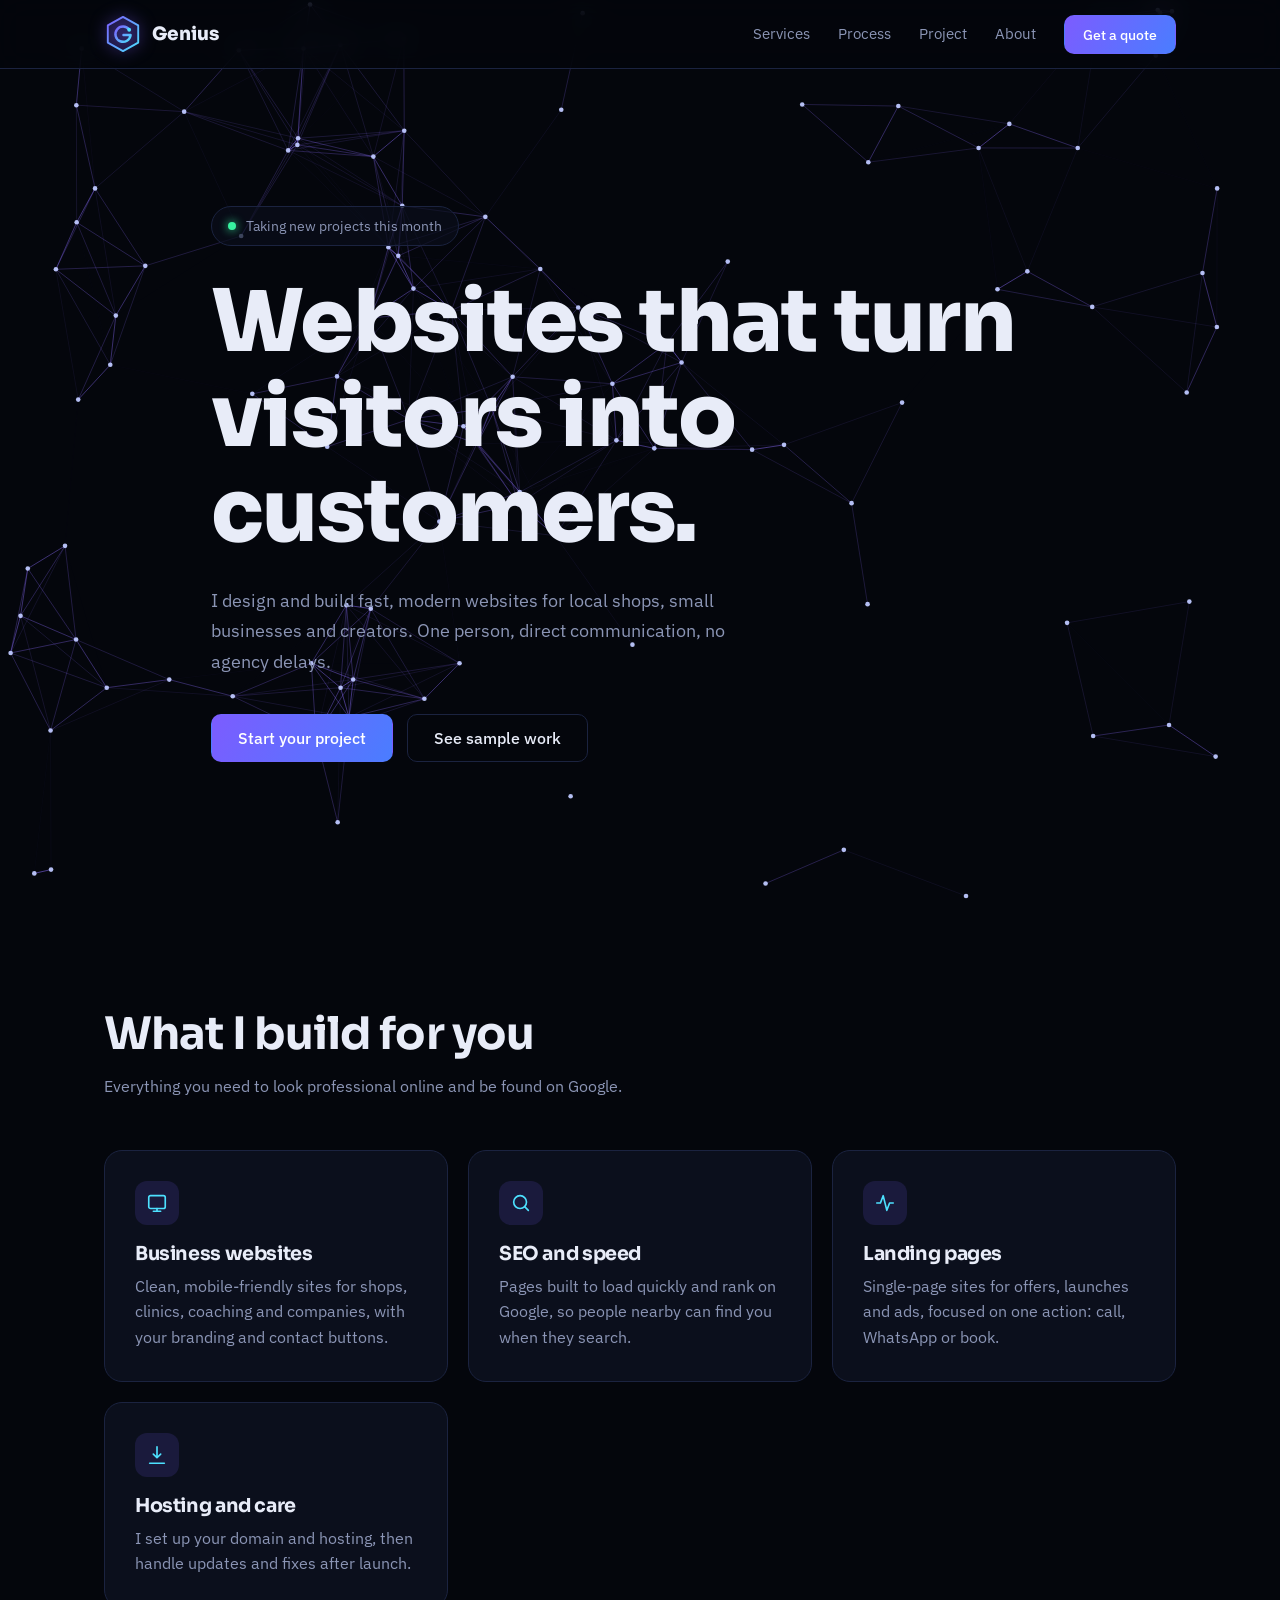
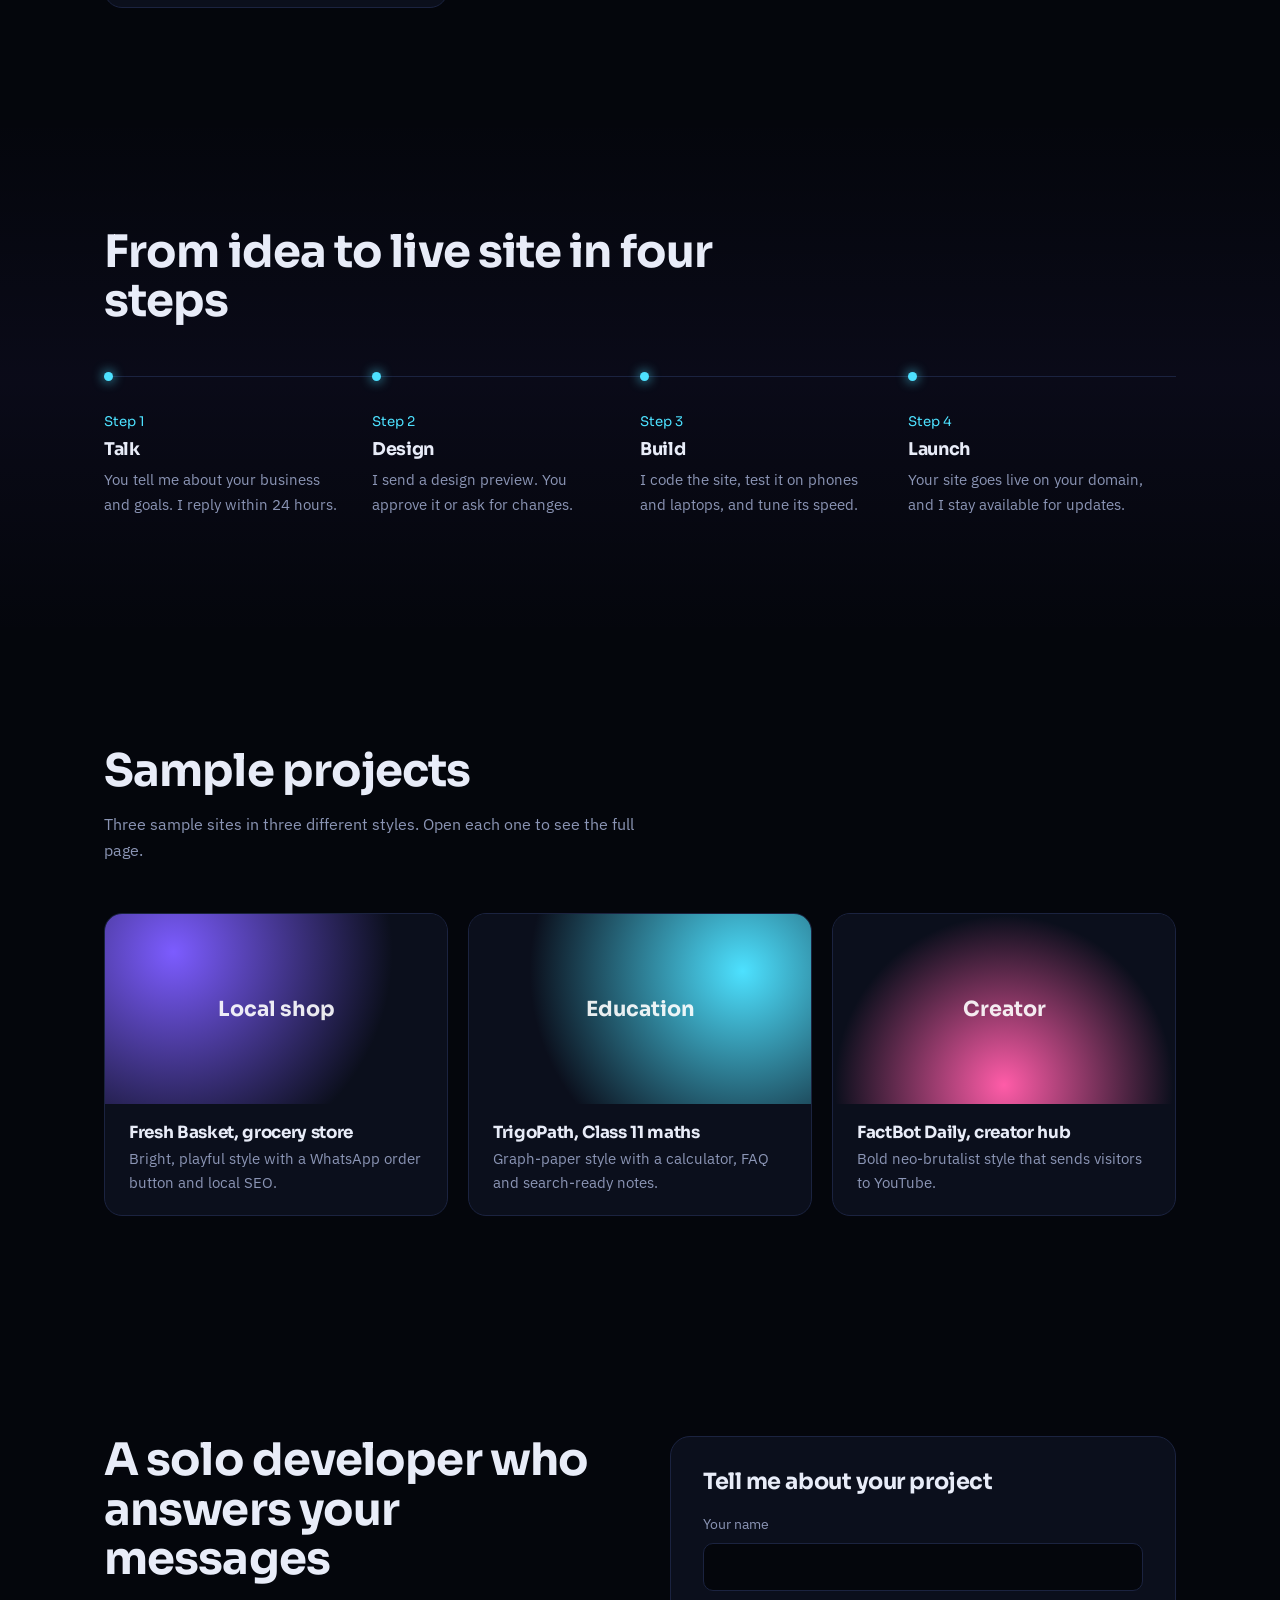
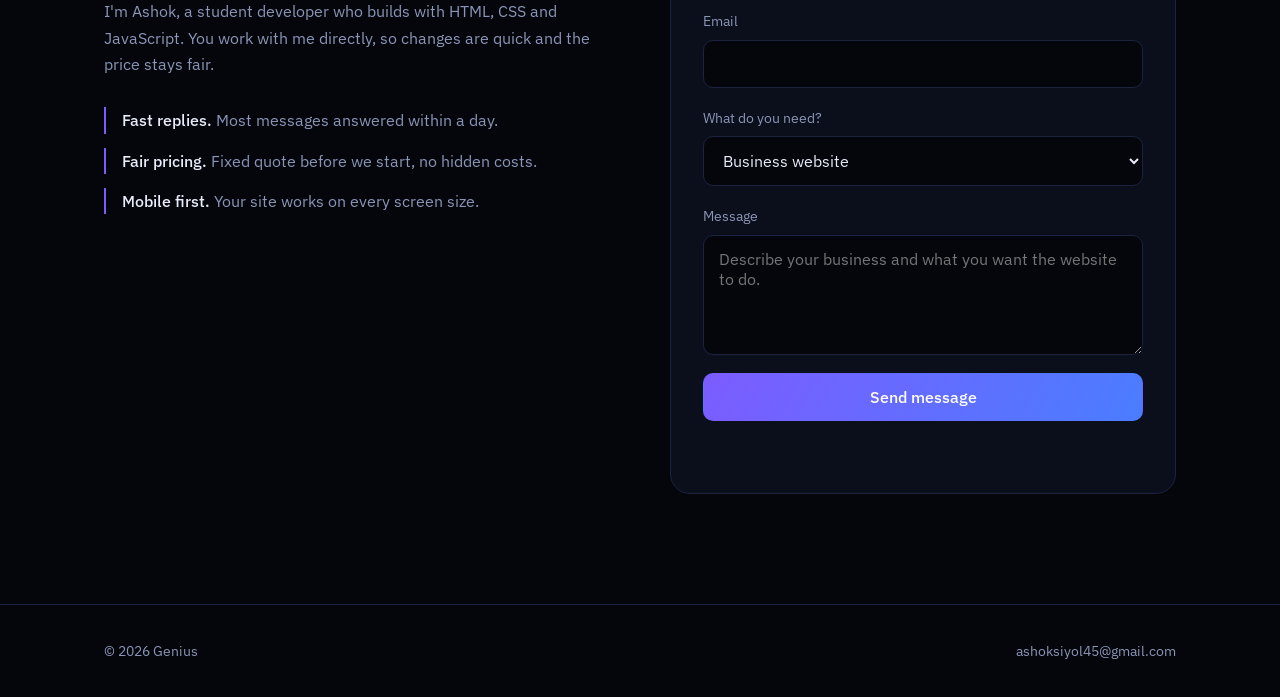
<file: index.html>
<!DOCTYPE html>
<html lang="en">
<head>
<meta charset="UTF-8">
<meta name="viewport" content="width=device-width, initial-scale=1">
<title>Genius | Websites that bring you customers</title>
  <meta name="google-site-verification" content="Qfc_wtUSI9k3rtPnsxBTKCikqKFHuj-XXRjFbIJPsKU" />
<meta name="description" content="Genius builds fast, modern websites for local shops, businesses and creators. Get a free quote.">
<link rel="canonical" href="https://ashoksiyol.github.io/">
<meta property="og:type" content="website">
<meta property="og:title" content="Genius | Websites that bring you customers">
<meta property="og:description" content="Fast, modern websites for local shops, businesses and creators.">
<meta name="twitter:card" content="summary">
<script type="application/ld+json">{"@context":"https://schema.org","@type":"ProfessionalService","name":"Genius","description":"Web design and development for local shops, businesses and creators.","email":"ashoksiyol45@gmail.com","url":"https://ashoksiyol.github.io/","logo":"https://ashoksiyol.github.io/logo.svg","areaServed":"IN","serviceType":["Web design","Web development","SEO"],"sameAs":["https://github.com/ashoksiyol"]}</script>
<link rel="icon" href="logo.svg" type="image/svg+xml">
<link rel="preconnect" href="https://fonts.googleapis.com">
<link rel="preconnect" href="https://fonts.gstatic.com" crossorigin>
<link href="https://fonts.googleapis.com/css2?family=IBM+Plex+Sans:wght@400;500&family=Sora:wght@500;700;800&display=swap" rel="stylesheet">
<link rel="stylesheet" href="style.css">
<link rel="shortcut icon" href="" type="logo.svg">
</head>
<body>

<nav>
  <div class="wrap">
    <a class="logo" href="#top" aria-label="Genius home">
      <svg viewBox="0 0 40 40" width="38" height="38" aria-hidden="true">
        <defs><linearGradient id="lg" x1="0" y1="0" x2="1" y2="1"><stop offset="0" stop-color="#7c5cff"/><stop offset="1" stop-color="#4de1ff"/></linearGradient></defs>
        <polygon points="20,2 36,11 36,29 20,38 4,29 4,11" fill="rgba(124,92,255,.12)" stroke="url(#lg)" stroke-width="2" stroke-linejoin="round"/>
        <path d="M26.5 15.5A8 8 0 1 0 28 21H20.5" fill="none" stroke="url(#lg)" stroke-width="2.6" stroke-linecap="round" stroke-linejoin="round"/>
        <circle cx="26.5" cy="15.5" r="2" fill="#4de1ff"/>
      </svg>
      Genius</a>
    <div class="links">
      <a href="#services">Services</a>
      <a href="#process">Process</a>
      <a href="#work">Project</a>
      <a href="#about">About</a>
      <a class="btn main nav-cta" href="#contact">Get a quote</a>
    </div>
  </div>
</nav>

<header class="hero" id="top">
  <canvas id="net" aria-hidden="true"></canvas>
  <div class="wrap">
    <div class="status"><b></b>Taking new projects this month</div>
    <h1>Websites that turn visitors into customers.</h1>
    <p>I design and build fast, modern websites for local shops, small businesses and creators. One person, direct communication, no agency delays.</p>
    <div class="row">
      <a class="btn main" href="#contact">Start your project</a>
      <a class="btn ghost" href="#work">See sample work</a>
    </div>
  </div>
</header>

<section id="services">
  <div class="wrap">
    <h2>What I build for you</h2>
    <p class="lead">Everything you need to look professional online and be found on Google.</p>
    <div class="grid">
      <div class="card">
        <div class="ico"><svg viewBox="0 0 24 24"><rect x="3" y="4" width="18" height="14" rx="2"/><path d="M8 21h8M12 18v3"/></svg></div>
        <h3>Business websites</h3>
        <p>Clean, mobile-friendly sites for shops, clinics, coaching and companies, with your branding and contact buttons.</p>
      </div>
      <div class="card">
        <div class="ico"><svg viewBox="0 0 24 24"><circle cx="11" cy="11" r="7"/><path d="m20 20-4-4"/></svg></div>
        <h3>SEO and speed</h3>
        <p>Pages built to load quickly and rank on Google, so people nearby can find you when they search.</p>
      </div>
      <div class="card">
        <div class="ico"><svg viewBox="0 0 24 24"><path d="M3 12h4l3-8 4 16 3-8h4"/></svg></div>
        <h3>Landing pages</h3>
        <p>Single-page sites for offers, launches and ads, focused on one action: call, WhatsApp or book.</p>
      </div>
      <div class="card">
        <div class="ico"><svg viewBox="0 0 24 24"><path d="M12 3v12m0 0-4-4m4 4 4-4M4 21h16"/></svg></div>
        <h3>Hosting and care</h3>
        <p>I set up your domain and hosting, then handle updates and fixes after launch.</p>
      </div>
    </div>
  </div>
</section>

<section id="process" style="background:linear-gradient(180deg,transparent,rgba(124,92,255,.05),transparent)">
  <div class="wrap">
    <h2>From idea to live site in four steps</h2>
    <div class="steps">
      <div class="step"><small>Step 1</small><h3>Talk</h3><p>You tell me about your business and goals. I reply within 24 hours.</p></div>
      <div class="step"><small>Step 2</small><h3>Design</h3><p>I send a design preview. You approve it or ask for changes.</p></div>
      <div class="step"><small>Step 3</small><h3>Build</h3><p>I code the site, test it on phones and laptops, and tune its speed.</p></div>
      <div class="step"><small>Step 4</small><h3>Launch</h3><p>Your site goes live on your domain, and I stay available for updates.</p></div>
    </div>
  </div>
</section>

<section id="work">
  <div class="wrap">
    <h2>Sample projects</h2>
    <p class="lead">Three sample sites in three different styles. Open each one to see the full page.</p>
    <div class="work">
      <a class="shot" href="projects/fresh-basket.html" title="Fresh Basket: local grocery shop website"><div class="thumb t1">Local shop</div><div class="info"><h3>Fresh Basket, grocery store</h3><p>Bright, playful style with a WhatsApp order button and local SEO.</p></div></a>
      <a class="shot" href="projects/trigonometry-class-11.html" title="TrigoPath: Class 11 trigonometry website"><div class="thumb t2">Education</div><div class="info"><h3>TrigoPath, Class 11 maths</h3><p>Graph-paper style with a calculator, FAQ and search-ready notes.</p></div></a>
      <a class="shot" href="projects/creator-hub.html" title="FactBot Daily: YouTube creator website"><div class="thumb t3">Creator</div><div class="info"><h3>FactBot Daily, creator hub</h3><p>Bold neo-brutalist style that sends visitors to YouTube.</p></div></a>
    </div>
  </div>
</section>

<section id="about">
  <div class="wrap split">
    <div>
      <h2>A solo developer who answers your messages</h2>
      <p class="lead">I'm Ashok, a student developer who builds with HTML, CSS and JavaScript. You work with me directly, so changes are quick and the price stays fair.</p>
      <div class="facts">
        <div><b>Fast replies.</b> Most messages answered within a day.</div>
        <div><b>Fair pricing.</b> Fixed quote before we start, no hidden costs.</div>
        <div><b>Mobile first.</b> Your site works on every screen size.</div>
      </div>
    </div>

    <form id="contact" action="https://formsubmit.co/ashoksiyol45@gmail.com" method="POST">
      <h3 style="font-size:1.4rem">Tell me about your project</h3>
      <input class="hp" type="text" name="_honey" tabindex="-1" autocomplete="off">
      <input type="hidden" name="_subject" value="New website enquiry from Genius">
      <input type="hidden" name="_template" value="table">
      <label>Your name<input type="text" name="name" required autocomplete="name"></label>
      <label>Email<input type="email" name="email" required autocomplete="email"></label>
      <label>What do you need?
        <select name="service">
          <option>Business website</option>
          <option>Landing page</option>
          <option>SEO and speed fix</option>
          <option>Something else</option>
        </select>
      </label>
      <label>Message<textarea name="message" required placeholder="Describe your business and what you want the website to do."></textarea></label>
      <button class="btn main" type="submit">Send message</button>
      <div id="msg" role="status" aria-live="polite"></div>
    </form>
  </div>
</section>

<footer>
  <div class="wrap">
    <span>&copy; <span id="yr"></span> Genius</span>
    <a href="mailto:ashoksiyol45@gmail.com">ashoksiyol45@gmail.com</a>
  </div>
</footer>
<script src="script.js"></script>
</body>
</html>
</file>
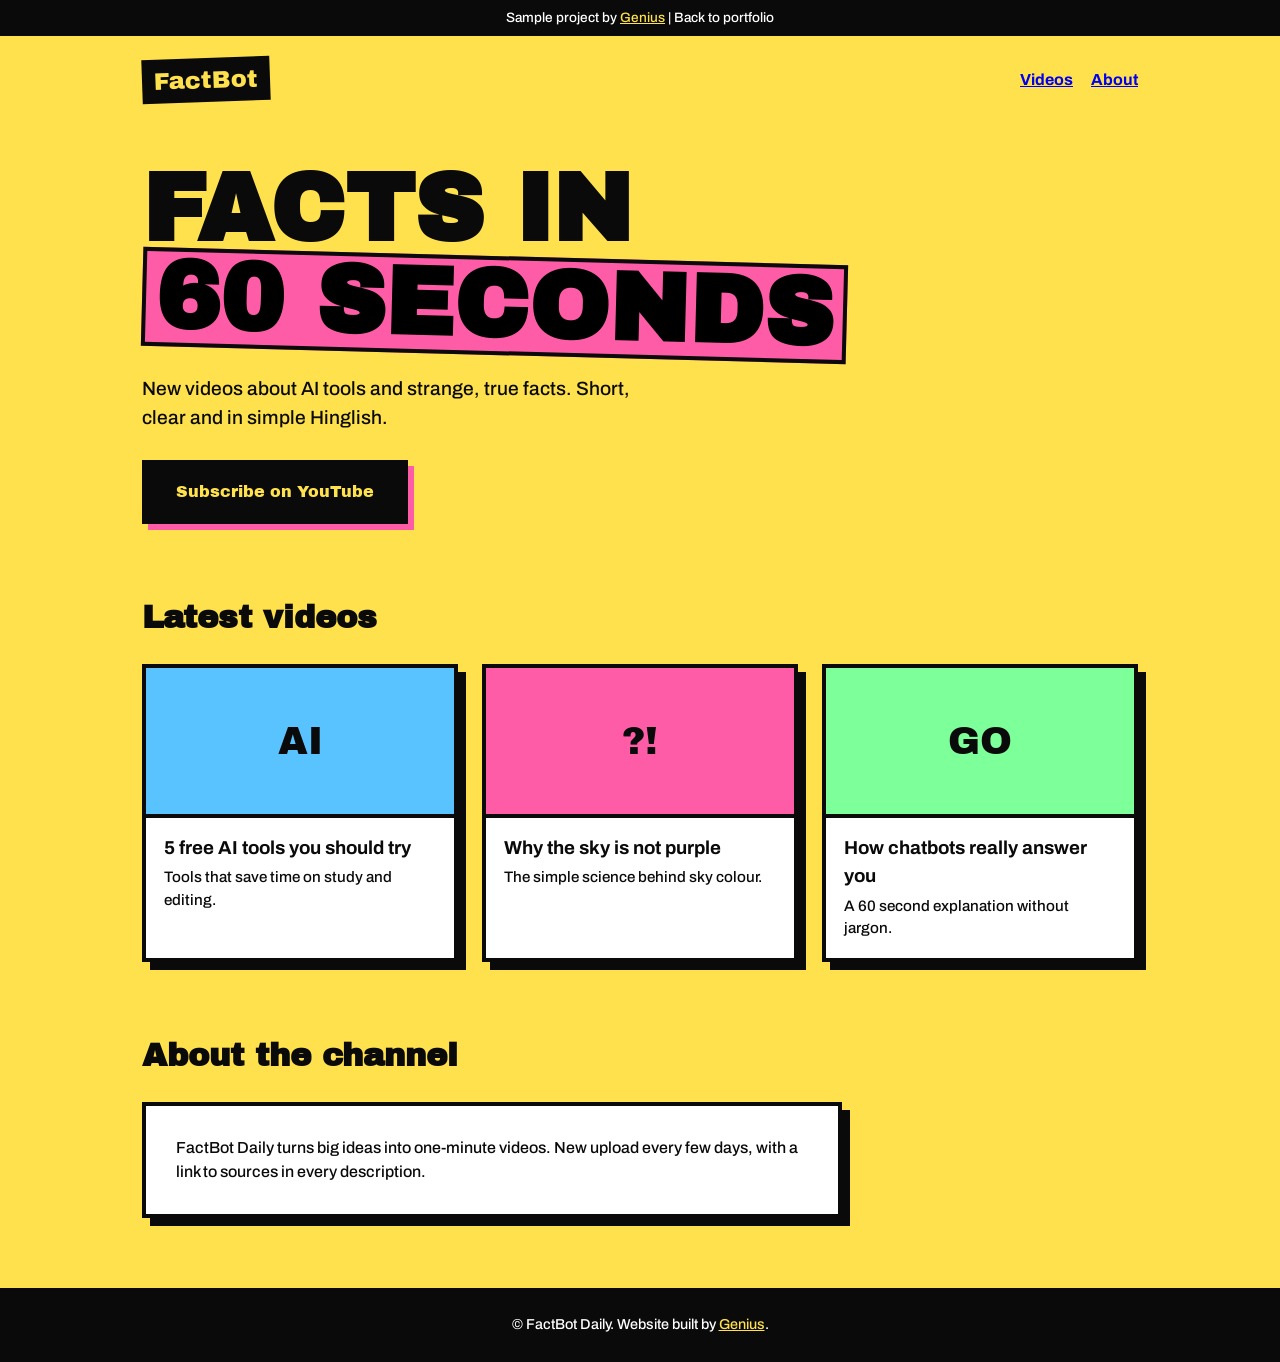
<file: projects/creator-hub.html>
<!DOCTYPE html>
<html lang="en">

<head>
  <meta charset="UTF-8">
  <meta name="viewport" content="width=device-width, initial-scale=1">
  <title>FactBot Daily | Short AI and Science Facts on YouTube</title>
  <meta name="description"
    content="FactBot Daily posts short videos about AI tools and surprising facts. Watch the latest videos and subscribe on YouTube.">
  <link rel="canonical" href="https://ashoksiyol.github.io/projects/creator-hub.html">
  <meta property="og:type" content="website">
  <meta property="og:title" content="FactBot Daily | Short AI and Science Facts">
  <meta property="og:description" content="Short videos on AI tools and surprising facts. Subscribe on YouTube.">
  <link rel="icon" href="../logo.svg" type="image/svg+xml">
  <link href="https://fonts.googleapis.com/css2?family=Archivo+Black&family=Archivo:wght@500;700&display=swap"
    rel="stylesheet">
  <script type="application/ld+json">
{"@context":"https://schema.org","@type":"Organization","name":"FactBot Daily","url":"https://ashoksiyol.github.io/projects/creator-hub.html","description":"Short videos about AI tools and surprising facts.","sameAs":["https://www.youtube.com/@AIfactHub45"]}
</script>
  <style>
    :root {
      --y: #ffe14d;
      --k: #0a0a0a;
      --p: #ff5ca8;
      --b: #59c3ff
    }

    * {
      box-sizing: border-box;
      margin: 0
    }

    body {
      font-family: Archivo, sans-serif;
      font-weight: 500;
      background: var(--y);
      color: var(--k);
      line-height: 1.5
    }

    .w {
      max-width: 1040px;
      margin: 0 auto;
      padding: 0 22px
    }

    .bar {
      background: var(--k);
      color: #fff;
      font-size: .85rem;
      padding: 8px 0;
      text-align: center
    }

    .bar a {
      color: var(--y)
    }

    header .w {
      display: flex;
      justify-content: space-between;
      align-items: center;
      padding-top: 22px;
      padding-bottom: 22px
    }

    .logo {
      font-family: 'Archivo Black';
      font-size: 1.5rem;
      text-decoration: none;
      background: var(--k);
      color: var(--y);
      padding: 4px 12px;
      transform: rotate(-2deg)
    }

    nav a {
      font-weight: 700;
      margin-left: 18px
    }

    h1 {
      font-family: 'Archivo Black';
      font-size: clamp(2.6rem, 8vw, 6rem);
      line-height: .95;
      text-transform: uppercase;
      margin: 40px 0 20px
    }

    h1 mark {
      background: var(--p);
      padding: 0 10px;
      border: 4px solid var(--k);
      display: inline-block;
      transform: rotate(1.5deg)
    }

    .btn {
      display: inline-block;
      font-family: 'Archivo Black';
      background: var(--k);
      color: var(--y);
      text-decoration: none;
      padding: 16px 30px;
      border: 4px solid var(--k);
      box-shadow: 6px 6px 0 var(--p);
      transition: transform .12s, box-shadow .12s
    }

    .btn:hover {
      transform: translate(3px, 3px);
      box-shadow: 3px 3px 0 var(--p)
    }

    h2 {
      font-family: 'Archivo Black';
      font-size: 2rem;
      margin: 70px 0 22px
    }

    .vids {
      display: grid;
      grid-template-columns: repeat(auto-fit, minmax(260px, 1fr));
      gap: 24px
    }

    .vid {
      background: #fff;
      border: 4px solid var(--k);
      box-shadow: 8px 8px 0 var(--k)
    }

    .vid .t {
      height: 150px;
      display: grid;
      place-items: center;
      font-family: 'Archivo Black';
      font-size: 2.4rem;
      border-bottom: 4px solid var(--k)
    }

    .vid:nth-child(1) .t {
      background: var(--b)
    }

    .vid:nth-child(2) .t {
      background: var(--p)
    }

    .vid:nth-child(3) .t {
      background: #7dff9a
    }

    .vid h3 {
      padding: 16px 18px 4px
    }

    .vid p {
      padding: 0 18px 18px;
      font-size: .95rem
    }

    .about {
      background: #fff;
      border: 4px solid var(--k);
      padding: 30px;
      box-shadow: 8px 8px 0 var(--k);
      margin-bottom: 70px;
      max-width: 700px
    }

    footer {
      background: var(--k);
      color: #fff;
      text-align: center;
      padding: 26px;
      font-size: .9rem
    }

    footer a {
      color: var(--y)
    }
  </style>
</head>

<body>
  <div class="bar">Sample project by <a href="../index.html">Genius</a> | Back to portfolio</div>
  <header>
    <div class="w"><a class="logo" href="#">FactBot</a>
      <nav aria-label="Main"><a href="#videos">Videos</a><a href="#about">About</a></nav>
    </div>
  </header>
  <main class="w">
    <h1>Facts in <mark>60 seconds</mark></h1>
    <p style="max-width:48ch;font-size:1.2rem;margin-bottom:28px">New videos about AI tools and strange, true facts.
      Short, clear and in simple Hinglish.</p>
    <a class="btn" href="https://www.youtube.com/@AIfactHub45" target="_blank" rel="noopener noreferrer">Subscribe on YouTube</a>

    <h2 id="videos">Latest videos</h2>
    <div class="vids">
      <article class="vid">
        <div class="t" role="img" aria-label="Video thumbnail: AI tools">AI</div>
        <h3>5 free AI tools you should try</h3>
        <p>Tools that save time on study and editing.</p>
      </article>
      <article class="vid">
        <div class="t" role="img" aria-label="Video thumbnail: space facts">?!</div>
        <h3>Why the sky is not purple</h3>
        <p>The simple science behind sky colour.</p>
      </article>
      <article class="vid">
        <div class="t" role="img" aria-label="Video thumbnail: tech facts">GO</div>
        <h3>How chatbots really answer you</h3>
        <p>A 60 second explanation without jargon.</p>
      </article>
    </div>

    <h2 id="about">About the channel</h2>
    <section class="about">
      <p>FactBot Daily turns big ideas into one-minute videos. New upload every few days, with a link to sources in
        every description.</p>
    </section>
  </main>
  <footer>&copy; FactBot Daily. Website built by <a href="../index.html">Genius</a>.</footer>
</body>

</html>
</file>
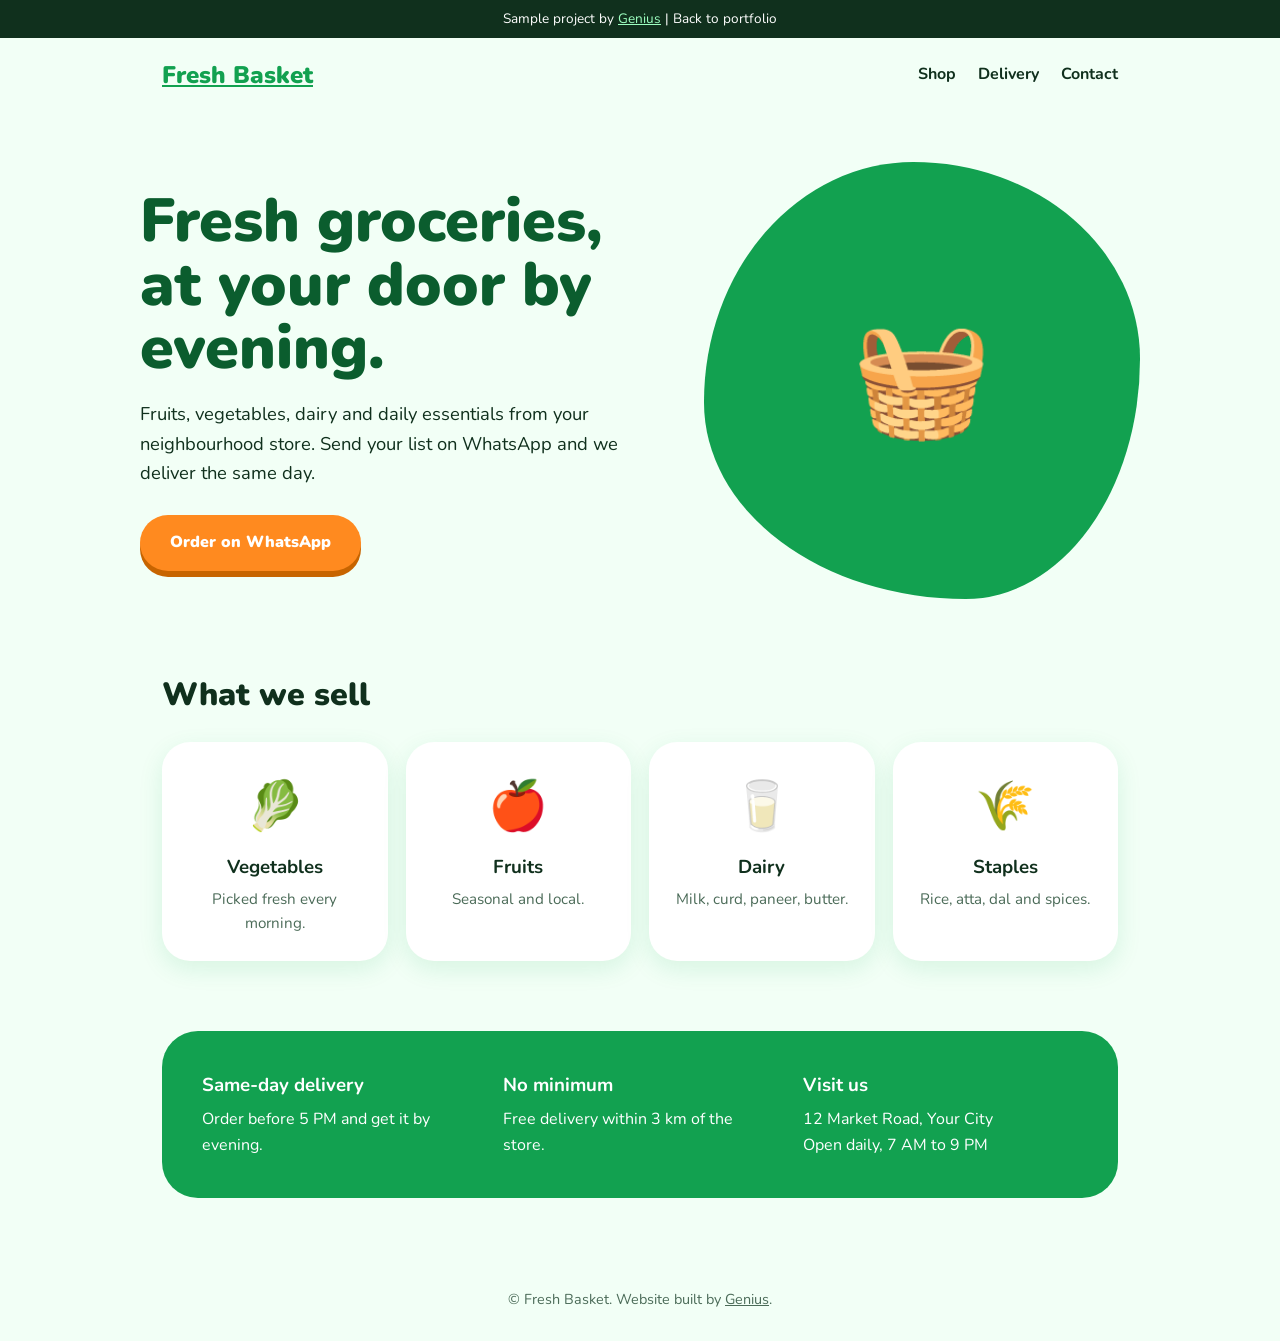
<file: projects/fresh-basket.html>
<!DOCTYPE html>
<html lang="en">
<head>
<meta charset="UTF-8">
<meta name="viewport" content="width=device-width, initial-scale=1">
<title>Fresh Basket | Fresh Groceries and Home Delivery in Your City</title>
<meta name="description" content="Fresh Basket is a neighbourhood grocery store with fruits, vegetables and daily essentials. Order on WhatsApp and get same-day home delivery.">
<link rel="canonical" href="https://ashoksiyol.github.io/projects/fresh-basket.html">
<meta property="og:type" content="website">
<meta property="og:title" content="Fresh Basket | Fresh Groceries and Home Delivery">
<meta property="og:description" content="Fruits, vegetables and daily essentials. Order on WhatsApp for same-day delivery.">
<link rel="icon" href="../logo.svg" type="image/svg+xml">
<link href="https://fonts.googleapis.com/css2?family=Nunito:wght@500;700;900&display=swap" rel="stylesheet">
<script type="application/ld+json">
{"@context":"https://schema.org","@type":"GroceryStore","name":"Fresh Basket","description":"Neighbourhood grocery store with same-day home delivery.","telephone":"+91-00000-00000","address":{"@type":"PostalAddress","streetAddress":"12 Market Road","addressLocality":"Your City","addressCountry":"IN"},"openingHours":"Mo-Su 07:00-21:00","url":"https://ashoksiyol.github.io/projects/fresh-basket.html"}
</script>
<style>
:root{--g:#12a150;--gd:#0b5d2e;--o:#ff8a1f;--bg:#f2fff6;--ink:#10301d}
*{box-sizing:border-box;margin:0}
body{font-family:Nunito,system-ui,sans-serif;background:var(--bg);color:var(--ink);line-height:1.6}
a{color:inherit}.w{max-width:1000px;margin:0 auto;padding:0 22px}
.bar{background:var(--ink);color:#fff;font-size:.85rem;padding:8px 0;text-align:center}
.bar a{color:#9dffc0}
header .w{display:flex;justify-content:space-between;align-items:center;padding-top:18px;padding-bottom:18px}
.brand{font-weight:900;font-size:1.5rem;color:var(--g)}
nav a{margin-left:22px;font-weight:700;text-decoration:none}
.btn{display:inline-block;background:var(--o);color:#fff;font-weight:900;padding:15px 30px;border-radius:99px;text-decoration:none;box-shadow:0 6px 0 #c76400;transition:transform .15s}
.btn:hover{transform:translateY(2px);box-shadow:0 4px 0 #c76400}
.hero{display:grid;grid-template-columns:1.1fr .9fr;gap:30px;align-items:center;padding:50px 0 70px}
h1{font-size:clamp(2.2rem,5.5vw,3.8rem);font-weight:900;line-height:1.05;color:var(--gd)}
.hero p{margin:18px 0 28px;font-size:1.15rem;max-width:44ch}
.blob{background:var(--g);border-radius:48% 52% 40% 60%/55% 45% 55% 45%;aspect-ratio:1;display:grid;place-items:center;font-size:7rem}
h2{font-size:2rem;font-weight:900;margin-bottom:22px}
.cats{display:grid;grid-template-columns:repeat(auto-fit,minmax(190px,1fr));gap:18px;padding-bottom:70px}
.cat{background:#fff;border-radius:28px;padding:26px;text-align:center;box-shadow:0 8px 24px rgba(18,161,80,.12)}
.cat span{font-size:3rem;display:block}.cat h3{margin:8px 0 4px}.cat p{font-size:.95rem;color:#4b6b58}
.info{background:var(--g);color:#fff;border-radius:36px;padding:40px;display:grid;grid-template-columns:repeat(auto-fit,minmax(220px,1fr));gap:26px;margin-bottom:60px}
.info h3{margin-bottom:6px}
footer{text-align:center;padding:30px;font-size:.9rem;color:#4b6b58}
@media(max-width:700px){.hero{grid-template-columns:1fr}.blob{max-width:240px}nav{display:none}}
</style>
</head>
<body>
<div class="bar">Sample project by <a href="../index.html">Genius</a> | Back to portfolio</div>
<header><div class="w"><a class="brand" href="#">Fresh Basket</a>
<nav aria-label="Main"><a href="#shop">Shop</a><a href="#delivery">Delivery</a><a href="#contact">Contact</a></nav></div></header>
<main>
<section class="w hero">
  <div>
    <h1>Fresh groceries, at your door by evening.</h1>
    <p>Fruits, vegetables, dairy and daily essentials from your neighbourhood store. Send your list on WhatsApp and we deliver the same day.</p>
    <a class="btn" href="https://wa.me/910000000000?text=Hi%20Fresh%20Basket%2C%20I%20want%20to%20order">Order on WhatsApp</a>
  </div>
  <div class="blob" role="img" aria-label="Basket of fresh fruits and vegetables">🧺</div>
</section>
<section class="w" id="shop">
  <h2>What we sell</h2>
  <div class="cats">
    <article class="cat"><span aria-hidden="true">🥬</span><h3>Vegetables</h3><p>Picked fresh every morning.</p></article>
    <article class="cat"><span aria-hidden="true">🍎</span><h3>Fruits</h3><p>Seasonal and local.</p></article>
    <article class="cat"><span aria-hidden="true">🥛</span><h3>Dairy</h3><p>Milk, curd, paneer, butter.</p></article>
    <article class="cat"><span aria-hidden="true">🌾</span><h3>Staples</h3><p>Rice, atta, dal and spices.</p></article>
  </div>
</section>
<section class="w" id="delivery">
  <div class="info">
    <div><h3>Same-day delivery</h3><p>Order before 5 PM and get it by evening.</p></div>
    <div><h3>No minimum</h3><p>Free delivery within 3 km of the store.</p></div>
    <div id="contact"><h3>Visit us</h3><p>12 Market Road, Your City<br>Open daily, 7 AM to 9 PM</p></div>
  </div>
</section>
</main>
<footer>&copy; Fresh Basket. Website built by <a href="../index.html">Genius</a>.</footer>
</body>
</html>
</file>
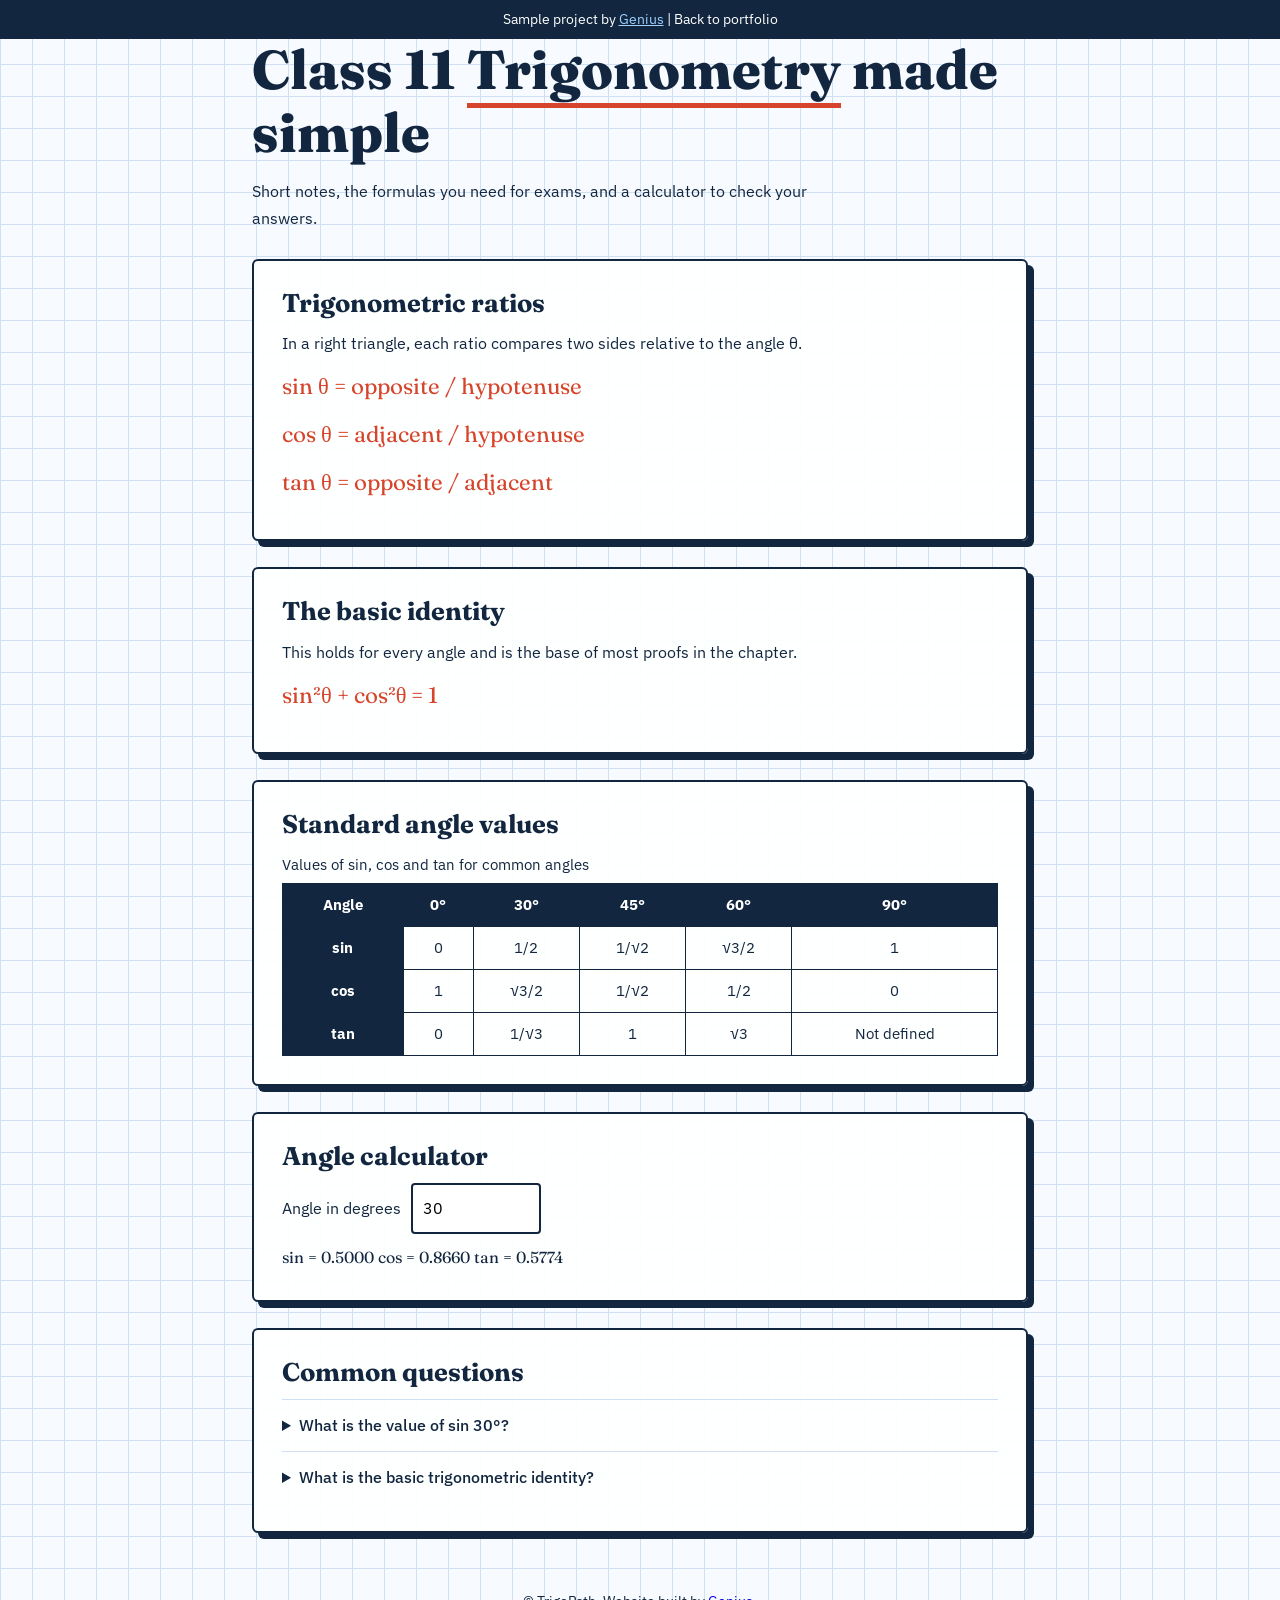
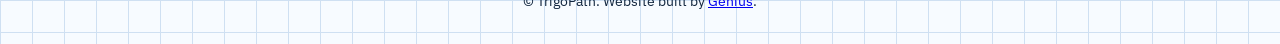
<file: projects/trigonometry-class-11.html>
<!DOCTYPE html>
<html lang="en">
<head>
<meta charset="UTF-8">
<meta name="viewport" content="width=device-width, initial-scale=1">
<title>Class 11 Trigonometry: Formulas, Ratios and Practice | TrigoPath</title>
<meta name="description" content="Learn Class 11 trigonometry with clear notes: trigonometric ratios, standard angle values, identities and a free sin, cos, tan calculator.">
<link rel="canonical" href="https://ashoksiyol.github.io/projects/trigonometry-class-11.html">
<meta property="og:type" content="article">
<meta property="og:title" content="Class 11 Trigonometry: Formulas, Ratios and Practice">
<meta property="og:description" content="Clear notes, standard angle table and a free calculator for Class 11 students.">
<link rel="icon" href="../logo.svg" type="image/svg+xml">
<link href="https://fonts.googleapis.com/css2?family=Fraunces:wght@600;800&family=IBM+Plex+Sans:wght@400;500&display=swap" rel="stylesheet">
<script type="application/ld+json">
{"@context":"https://schema.org","@graph":[
{"@type":"Course","name":"Class 11 Trigonometry","description":"Notes on trigonometric ratios, identities and standard angles for Class 11.","provider":{"@type":"Organization","name":"TrigoPath"}},
{"@type":"FAQPage","mainEntity":[
{"@type":"Question","name":"What is the value of sin 30 degrees?","acceptedAnswer":{"@type":"Answer","text":"sin 30 degrees equals 1/2."}},
{"@type":"Question","name":"What is the basic trigonometric identity?","acceptedAnswer":{"@type":"Answer","text":"sin squared theta plus cos squared theta equals 1 for every angle theta."}}]}]}
</script>
<style>
:root{--ink:#12263f;--pen:#d6452b;--paper:#f7fbff;--grid:#cfe0f2}
*{box-sizing:border-box;margin:0}
body{font-family:'IBM Plex Sans',sans-serif;color:var(--ink);line-height:1.7;background:var(--paper);background-image:linear-gradient(var(--grid) 1px,transparent 1px),linear-gradient(90deg,var(--grid) 1px,transparent 1px);background-size:32px 32px}
.w{max-width:820px;margin:0 auto;padding:0 22px}
.bar{background:var(--ink);color:#fff;font-size:.85rem;padding:8px 0;text-align:center}.bar a{color:#9fd0ff}
header{padding:60px 0 30px}
h1,h2{font-family:Fraunces,serif;line-height:1.15}
h1{font-size:clamp(2.2rem,5vw,3.4rem);font-weight:800}
h1 em{font-style:normal;border-bottom:5px solid var(--pen)}
.sub{margin-top:14px;max-width:56ch}
section{background:rgba(255,255,255,.92);border:2px solid var(--ink);border-radius:6px;padding:28px;margin:26px 0;box-shadow:6px 6px 0 var(--ink)}
h2{font-size:1.6rem;margin-bottom:12px}
.formula{font-family:Fraunces,serif;font-size:1.4rem;color:var(--pen);margin:10px 0}
table{width:100%;border-collapse:collapse;margin-top:10px;font-size:.95rem}
th,td{border:1px solid var(--ink);padding:8px;text-align:center}th{background:var(--ink);color:#fff}
.calc{display:flex;gap:10px;flex-wrap:wrap;align-items:center}
input{font:inherit;padding:10px;border:2px solid var(--ink);border-radius:4px;width:130px}
output{font-family:Fraunces,serif;display:block;margin-top:10px}
details{border-top:1px solid var(--grid);padding:12px 0}summary{font-weight:500;cursor:pointer}
footer{text-align:center;padding:30px;font-size:.9rem}
</style>
</head>
<body>
<div class="bar">Sample project by <a href="../index.html">Genius</a> | Back to portfolio</div>
<header class="w">
  <h1>Class 11 <em>Trigonometry</em> made simple</h1>
  <p class="sub">Short notes, the formulas you need for exams, and a calculator to check your answers.</p>
</header>
<main class="w">
  <section id="ratios">
    <h2>Trigonometric ratios</h2>
    <p>In a right triangle, each ratio compares two sides relative to the angle θ.</p>
    <p class="formula">sin θ = opposite / hypotenuse</p>
    <p class="formula">cos θ = adjacent / hypotenuse</p>
    <p class="formula">tan θ = opposite / adjacent</p>
  </section>
  <section id="identities">
    <h2>The basic identity</h2>
    <p>This holds for every angle and is the base of most proofs in the chapter.</p>
    <p class="formula">sin²θ + cos²θ = 1</p>
  </section>
  <section id="table">
    <h2>Standard angle values</h2>
    <table>
      <caption class="sr" style="text-align:left;margin-bottom:6px">Values of sin, cos and tan for common angles</caption>
      <tr><th>Angle</th><th>0°</th><th>30°</th><th>45°</th><th>60°</th><th>90°</th></tr>
      <tr><th>sin</th><td>0</td><td>1/2</td><td>1/√2</td><td>√3/2</td><td>1</td></tr>
      <tr><th>cos</th><td>1</td><td>√3/2</td><td>1/√2</td><td>1/2</td><td>0</td></tr>
      <tr><th>tan</th><td>0</td><td>1/√3</td><td>1</td><td>√3</td><td>Not defined</td></tr>
    </table>
  </section>
  <section id="calculator">
    <h2>Angle calculator</h2>
    <div class="calc"><label for="deg">Angle in degrees</label><input id="deg" type="number" value="30"></div>
    <output id="out" aria-live="polite"></output>
  </section>
  <section id="faq">
    <h2>Common questions</h2>
    <details><summary>What is the value of sin 30°?</summary><p>sin 30° equals 1/2.</p></details>
    <details><summary>What is the basic trigonometric identity?</summary><p>sin²θ + cos²θ = 1 for every angle θ.</p></details>
  </section>
</main>
<footer>&copy; TrigoPath. Website built by <a href="../index.html">Genius</a>.</footer>
<script>
const d=document.getElementById('deg'),o=document.getElementById('out');
function calc(){const r=d.value*Math.PI/180,t=Math.tan(r);
o.textContent=`sin = ${Math.sin(r).toFixed(4)}   cos = ${Math.cos(r).toFixed(4)}   tan = ${Math.abs(t)>1e10?'not defined':t.toFixed(4)}`}
d.addEventListener('input',calc);calc();
</script>
</body>
</html>
</file>
<file: style.css>
:root {
    --void: #04060c;
    /* page background */
    --panel: #0b0f1c;
    /* raised surfaces */
    --line: #1b2340;
    /* borders */
    --text: #e8ecf8;
    --muted: #8b95b5;
    --violet: #7c5cff;
    --ice: #4de1ff;
    --display: 'Sora', system-ui, sans-serif;
    --body: 'IBM Plex Sans', system-ui, sans-serif;
}

* {
    box-sizing: border-box;
    margin: 0;
    padding: 0
}

html {
    scroll-behavior: smooth
}

body {
    background: var(--void);
    color: var(--text);
    font-family: var(--body);
    line-height: 1.65;
    -webkit-font-smoothing: antialiased
}

a {
    color: inherit;
    text-decoration: none
}

:focus-visible {
    outline: 2px solid var(--ice);
    outline-offset: 3px;
    border-radius: 6px
}

.wrap {
    max-width: 1120px;
    margin: 0 auto;
    padding: 0 24px
}

h1,
h2,
h3 {
    font-family: var(--display);
    line-height: 1.1;
    letter-spacing: -.02em
}

h2 {
    font-size: clamp(1.9rem, 4vw, 2.8rem);
    margin-bottom: 14px;
    max-width: 18ch
}

section {
    padding: 110px 0
}

.lead {
    color: var(--muted);
    max-width: 56ch
}

/* nav */
nav {
    position: fixed;
    inset: 0 0 auto 0;
    z-index: 20;
    background: rgba(4, 6, 12, .72);
    backdrop-filter: blur(14px);
    border-bottom: 1px solid var(--line)
}

nav .wrap {
    display: flex;
    align-items: center;
    justify-content: space-between;
    height: 68px
}

.logo {
    font-family: var(--display);
    font-weight: 800;
    font-size: 1.15rem;
    display: flex;
    align-items: center;
    gap: 10px
}

.logo svg {
    filter: drop-shadow(0 0 8px rgba(124, 92, 255, .7));
    transition: transform .4s
}

.logo:hover svg {
    transform: rotate(60deg)
}

.links {
    display: flex;
    gap: 28px;
    align-items: center;
    font-size: .95rem;
    color: var(--muted)
}

.links a:hover {
    color: var(--text)
}

.btn {
    display: inline-block;
    padding: 13px 26px;
    border-radius: 10px;
    font-weight: 500;
    border: 1px solid transparent;
    cursor: pointer;
    font: 500 1rem var(--body);
    transition: transform .2s, box-shadow .2s
}

.btn.main {
    background: linear-gradient(120deg, var(--violet), #4a7dff);
    color: #fff;
    box-shadow: 0 0 0 rgba(124, 92, 255, 0)
}

.btn.main:hover {
    transform: translateY(-2px);
    box-shadow: 0 8px 34px rgba(124, 92, 255, .5)
}

.btn.ghost {
    border-color: var(--line);
    color: var(--text);
    background: transparent
}

.btn.ghost:hover {
    border-color: var(--ice)
}

.nav-cta {
    padding: 9px 18px;
    font-size: .9rem
}

/* hero */
.hero {
    position: relative;
    min-height: 100vh;
    display: flex;
    align-items: center;
    overflow: hidden;
    padding-top: 68px
}

#net {
    position: absolute;
    inset: 0;
    width: 100%;
    height: 100%
}

.hero .wrap {
    position: relative;
    z-index: 2
}

.hero h1 {
    font-size: clamp(2.6rem, 7vw, 5.4rem);
    max-width: 13ch;
    font-weight: 800
}

.hero h1 span {
    background: linear-gradient(100deg, var(--violet), var(--ice));
    -webkit-background-clip: text;
    background-clip: text;
    color: transparent
}

.hero p {
    margin: 26px 0 38px;
    font-size: 1.15rem;
    color: var(--muted);
    max-width: 50ch
}

.hero .row {
    display: flex;
    gap: 14px;
    flex-wrap: wrap
}

.status {
    display: inline-flex;
    align-items: center;
    gap: 10px;
    font-size: .9rem;
    color: var(--muted);
    border: 1px solid var(--line);
    padding: 7px 16px;
    border-radius: 99px;
    margin-bottom: 28px;
    background: rgba(11, 15, 28, .7)
}

.status b {
    width: 8px;
    height: 8px;
    border-radius: 50%;
    background: #37f2a0;
    box-shadow: 0 0 10px #37f2a0;
    animation: pulse 2s infinite
}

@keyframes pulse {
    50% {
        opacity: .3
    }
}

/* services */
.grid {
    display: grid;
    grid-template-columns: repeat(auto-fit, minmax(260px, 1fr));
    gap: 20px;
    margin-top: 50px
}

.card {
    background: var(--panel);
    border: 1px solid var(--line);
    border-radius: 18px;
    padding: 30px;
    transition: border-color .25s
}

.card:hover {
    border-color: var(--violet)
}

.card h3 {
    font-size: 1.2rem;
    margin: 18px 0 10px
}

.card p {
    color: var(--muted);
    font-size: .97rem
}

.ico {
    width: 44px;
    height: 44px;
    border-radius: 12px;
    display: grid;
    place-items: center;
    background: rgba(124, 92, 255, .14);
    color: var(--ice)
}

.ico svg {
    width: 22px;
    height: 22px;
    stroke: currentColor;
    fill: none;
    stroke-width: 1.8;
    stroke-linecap: round;
    stroke-linejoin: round
}

/* process */
.steps {
    display: grid;
    grid-template-columns: repeat(auto-fit, minmax(220px, 1fr));
    gap: 0;
    margin-top: 50px;
    border-top: 1px solid var(--line)
}

.step {
    padding: 30px 26px 10px 0;
    position: relative
}

.step::before {
    content: "";
    position: absolute;
    top: -5px;
    left: 0;
    width: 9px;
    height: 9px;
    border-radius: 50%;
    background: var(--ice);
    box-shadow: 0 0 12px var(--ice)
}

.step small {
    color: var(--ice);
    font-family: var(--display)
}

.step h3 {
    font-size: 1.1rem;
    margin: 6px 0 8px
}

.step p {
    color: var(--muted);
    font-size: .95rem
}

/* work */
.work {
    display: grid;
    grid-template-columns: repeat(auto-fit, minmax(300px, 1fr));
    gap: 20px;
    margin-top: 50px
}

.shot {
    border: 1px solid var(--line);
    border-radius: 18px;
    overflow: hidden;
    background: var(--panel)
}

.shot .thumb {
    height: 190px;
    display: grid;
    place-items: center;
    font-family: var(--display);
    font-weight: 700;
    color: rgba(255, 255, 255, .9);
    font-size: 1.3rem
}

.t1 {
    background: radial-gradient(circle at 20% 20%, #7c5cff, #0b0f1c 70%)
}

.t2 {
    background: radial-gradient(circle at 80% 30%, #4de1ff, #0b0f1c 70%)
}

.t3 {
    background: radial-gradient(circle at 50% 90%, #ff5ca8, #0b0f1c 70%)
}

.shot div.info {
    padding: 20px 24px
}

.shot h3 {
    font-size: 1.05rem
}

.shot p {
    color: var(--muted);
    font-size: .92rem;
    margin-top: 4px
}

/* about + contact */
.split {
    display: grid;
    grid-template-columns: 1fr 1fr;
    gap: 60px;
    align-items: start
}

.facts {
    display: grid;
    gap: 14px;
    margin-top: 30px
}

.facts div {
    border-left: 2px solid var(--violet);
    padding-left: 16px;
    color: var(--muted)
}

.facts b {
    color: var(--text);
    font-weight: 500
}

form {
    background: var(--panel);
    border: 1px solid var(--line);
    border-radius: 20px;
    padding: 32px;
    display: grid;
    gap: 18px
}

label {
    font-size: .9rem;
    color: var(--muted);
    display: grid;
    gap: 7px
}

input,
select,
textarea {
    width: 100%;
    background: var(--void);
    border: 1px solid var(--line);
    border-radius: 10px;
    padding: 13px 15px;
    color: var(--text);
    font: 400 1rem var(--body)
}

input:focus,
select:focus,
textarea:focus {
    outline: none;
    border-color: var(--ice);
    box-shadow: 0 0 0 3px rgba(77, 225, 255, .15)
}

textarea {
    min-height: 120px;
    resize: vertical
}

.hp {
    position: absolute;
    left: -9999px
}

#msg {
    min-height: 22px;
    font-size: .95rem
}

.ok {
    color: #37f2a0
}

.bad {
    color: #ff7a90
}

footer {
    border-top: 1px solid var(--line);
    padding: 34px 0;
    color: var(--muted);
    font-size: .9rem
}

footer .wrap {
    display: flex;
    justify-content: space-between;
    flex-wrap: wrap;
    gap: 12px
}

/* single hero entrance, other reveals are none */
.hero .wrap>* {
    animation: rise .9s cubic-bezier(.2, .7, .2, 1) both
}

.hero .wrap>*:nth-child(2) {
    animation-delay: .1s
}

.hero .wrap>*:nth-child(3) {
    animation-delay: .2s
}

.hero .wrap>*:nth-child(4) {
    animation-delay: .3s
}

@keyframes rise {
    from {
        opacity: 0;
        transform: translateY(24px)
    }
}

@media(prefers-reduced-motion:reduce) {
    * {
        animation: none !important;
        scroll-behavior: auto !important
    }
}

@media(max-width:820px) {
    .links a:not(.nav-cta) {
        display: none
    }

    .split {
        grid-template-columns: 1fr;
        gap: 40px
    }

    section {
        padding: 80px 0
    }
}
</file>
